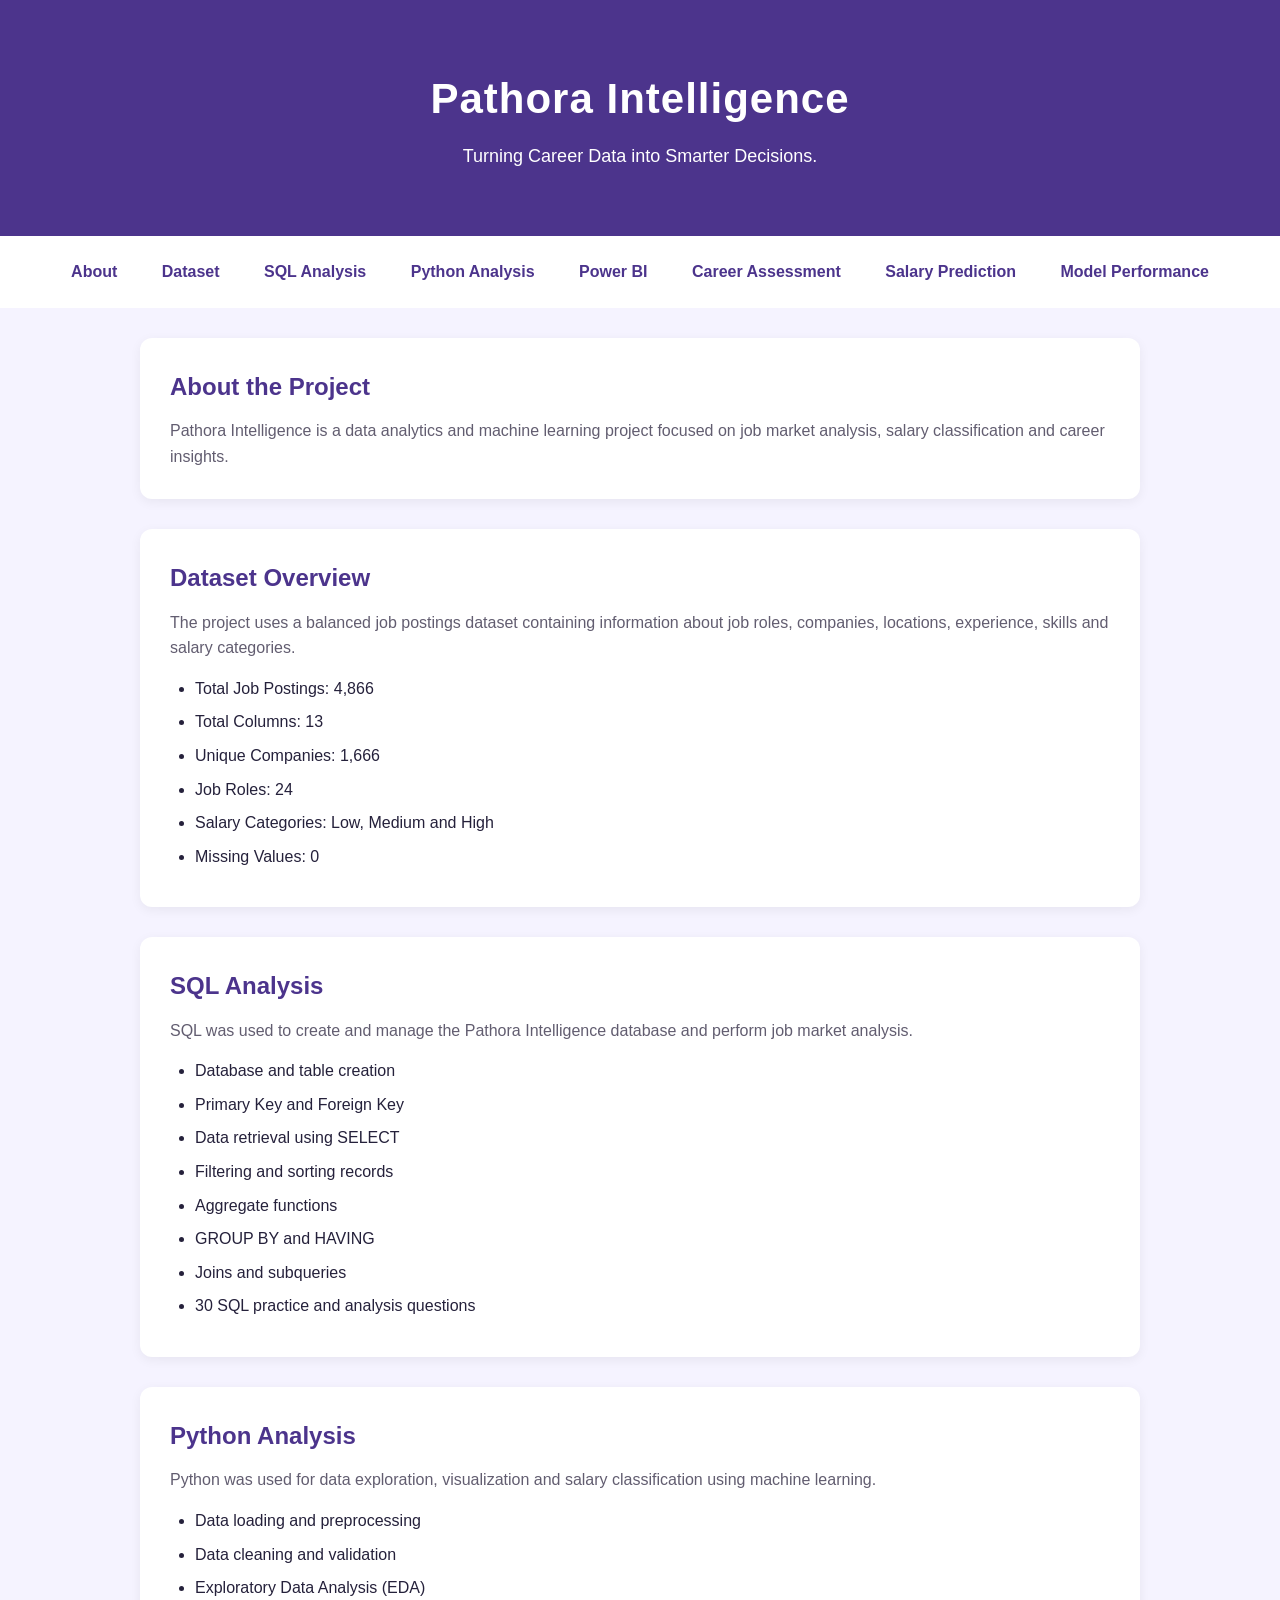
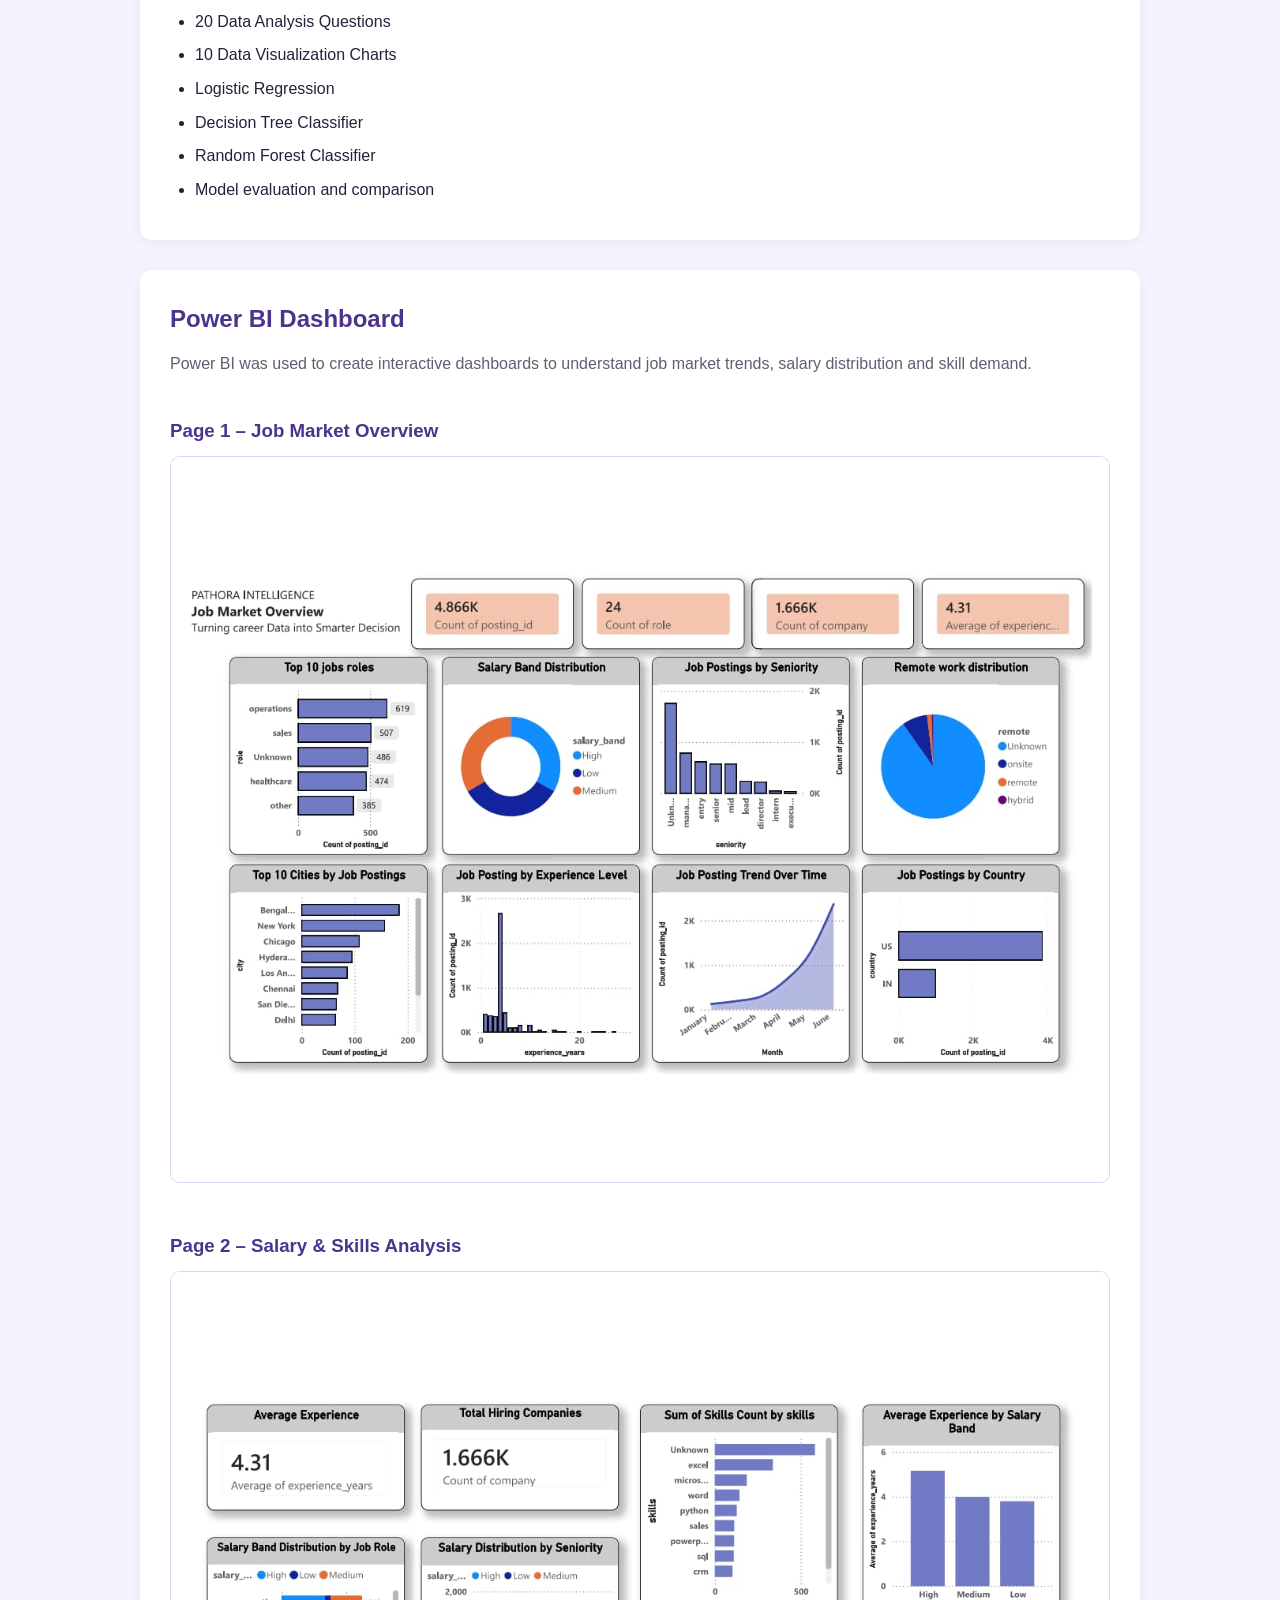
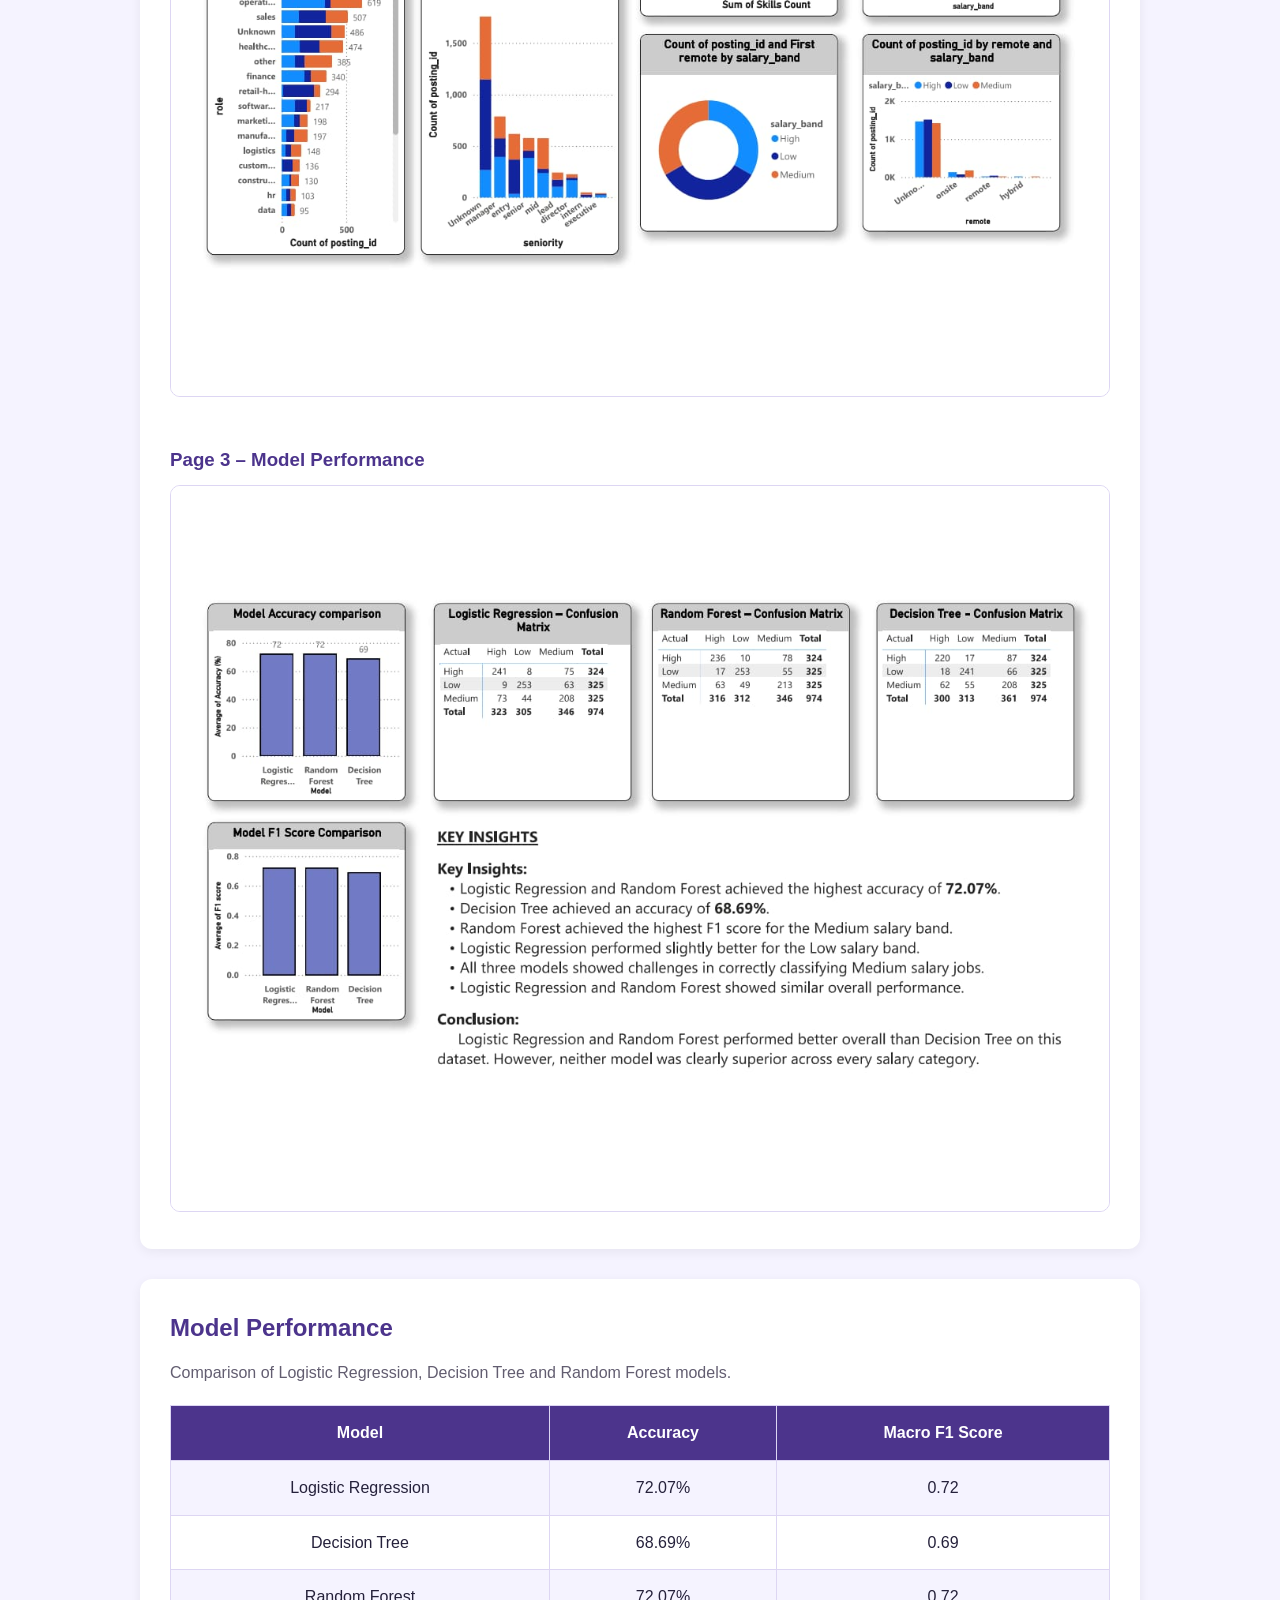
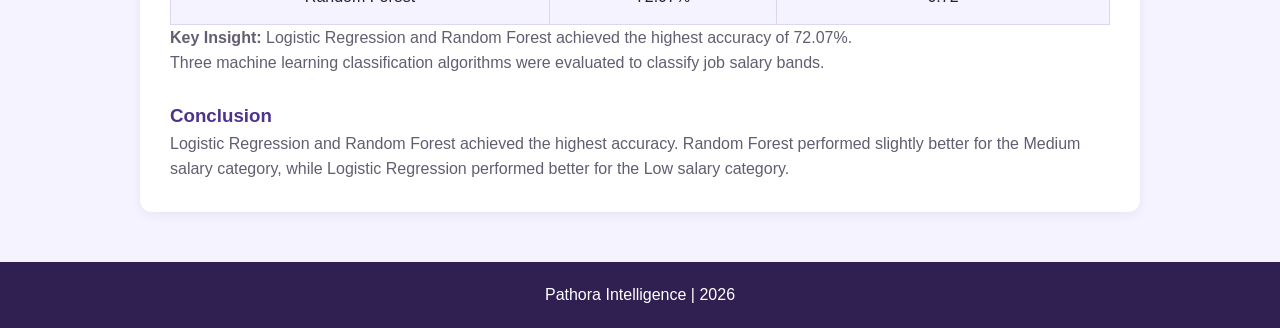
<file: 04_WEBSITE/index.html>
<!DOCTYPE html>
<html lang="en">
<head>
    <meta charset="UTF-8">
    <meta name="viewport" content="width=device-width, initial-scale=1.0">
    <title>Pathora Intelligence</title>
    <link rel="stylesheet" href="style.css">
</head>

<body>

    <header>
    <h1>Pathora Intelligence</h1>
    <p>Turning Career Data into Smarter Decisions.</p>
</header>

<nav>
    <a href="#about">About</a>
    <a href="#dataset">Dataset</a>
    <a href="#sql">SQL Analysis</a>
    <a href="#python">Python Analysis</a>
    <a href="#dashboard">Power BI</a>
    <a href="career-assessment.html">Career Assessment</a>
    <a href="salary-prediction.html">Salary Prediction</a>
    <a href="#models">Model Performance</a>
</nav>

<section id="about">
    <h2>About the Project</h2>
    <p>
        Pathora Intelligence is a data analytics and machine learning
        project focused on job market analysis, salary classification
        and career insights.
    </p>
</section>

<section id="dataset">
    <h2>Dataset Overview</h2>

    <p>
        The project uses a balanced job postings dataset
        containing information about job roles, companies,
        locations, experience, skills and salary categories.
    </p>

    <ul>
        <li>Total Job Postings: 4,866</li>
        <li>Total Columns: 13</li>
        <li>Unique Companies: 1,666</li>
        <li>Job Roles: 24</li>
        <li>Salary Categories: Low, Medium and High</li>
        <li>Missing Values: 0</li>
    </ul>
</section>

<section id="sql">
    <h2>SQL Analysis</h2>

    <p>
        SQL was used to create and manage the Pathora
        Intelligence database and perform job market analysis.
    </p>

    <ul>
        <li>Database and table creation</li>
        <li>Primary Key and Foreign Key</li>
        <li>Data retrieval using SELECT</li>
        <li>Filtering and sorting records</li>
        <li>Aggregate functions</li>
        <li>GROUP BY and HAVING</li>
        <li>Joins and subqueries</li>
        <li>30 SQL practice and analysis questions</li>
    </ul>
</section>

<section id="python">
    <h2>Python Analysis</h2>

    <p>
        Python was used for data exploration, visualization
        and salary classification using machine learning.
    </p>

    <ul>
        <li>Data loading and preprocessing</li>
        <li>Data cleaning and validation</li>
        <li>Exploratory Data Analysis (EDA)</li>
        <li>20 Data Analysis Questions</li>
        <li>10 Data Visualization Charts</li>
        <li>Logistic Regression</li>
        <li>Decision Tree Classifier</li>
        <li>Random Forest Classifier</li>
        <li>Model evaluation and comparison</li>
    </ul>
</section>

<section id="dashboard">
    <h2>Power BI Dashboard</h2>

    <p>
        Power BI was used to create interactive dashboards
        to understand job market trends, salary distribution
        and skill demand.
    </p>

    <div class="dashboard-gallery">
        <div>
            <h3>Page 1 – Job Market Overview</h3>
            <img src="images/page1.png" alt="Job Market Overview Dashboard">
        </div>

        <div>
            <h3>Page 2 – Salary & Skills Analysis</h3>
            <img src="images/page2.png" alt="Salary and Skills Dashboard">
        </div>

        <div>
            <h3>Page 3 – Model Performance</h3>
            <img src="images/page3.png" alt="Model Performance Dashboard">
        </div>
    </div>
</section>

<section id="models">
    <h2>Model Performance</h2>

    <p>Comparison of Logistic Regression, Decision Tree and Random Forest models.</p>

<table>
    <tr>
        <th>Model</th>
        <th>Accuracy</th>
        <th>Macro F1 Score</th>
    </tr>
    <tr>
        <td>Logistic Regression</td>
        <td>72.07%</td>
        <td>0.72</td>
    </tr>
    <tr>
        <td>Decision Tree</td>
        <td>68.69%</td>
        <td>0.69</td>
    </tr>
    <tr>
        <td>Random Forest</td>
        <td>72.07%</td>
        <td>0.72</td>
    </tr>
</table>

<p><strong>Key Insight:</strong> Logistic Regression and Random Forest achieved the highest accuracy of 72.07%.</p>

    <p>
        Three machine learning classification algorithms
        were evaluated to classify job salary bands.
    </p>

    <h3>Conclusion</h3>
    <p>
        Logistic Regression and Random Forest achieved the
        highest accuracy. Random Forest performed slightly
        better for the Medium salary category, while Logistic
        Regression performed better for the Low salary category.
    </p>
</section>

<footer>
    <p>Pathora Intelligence | 2026</p>
</footer>
</body>
</html>
</file>
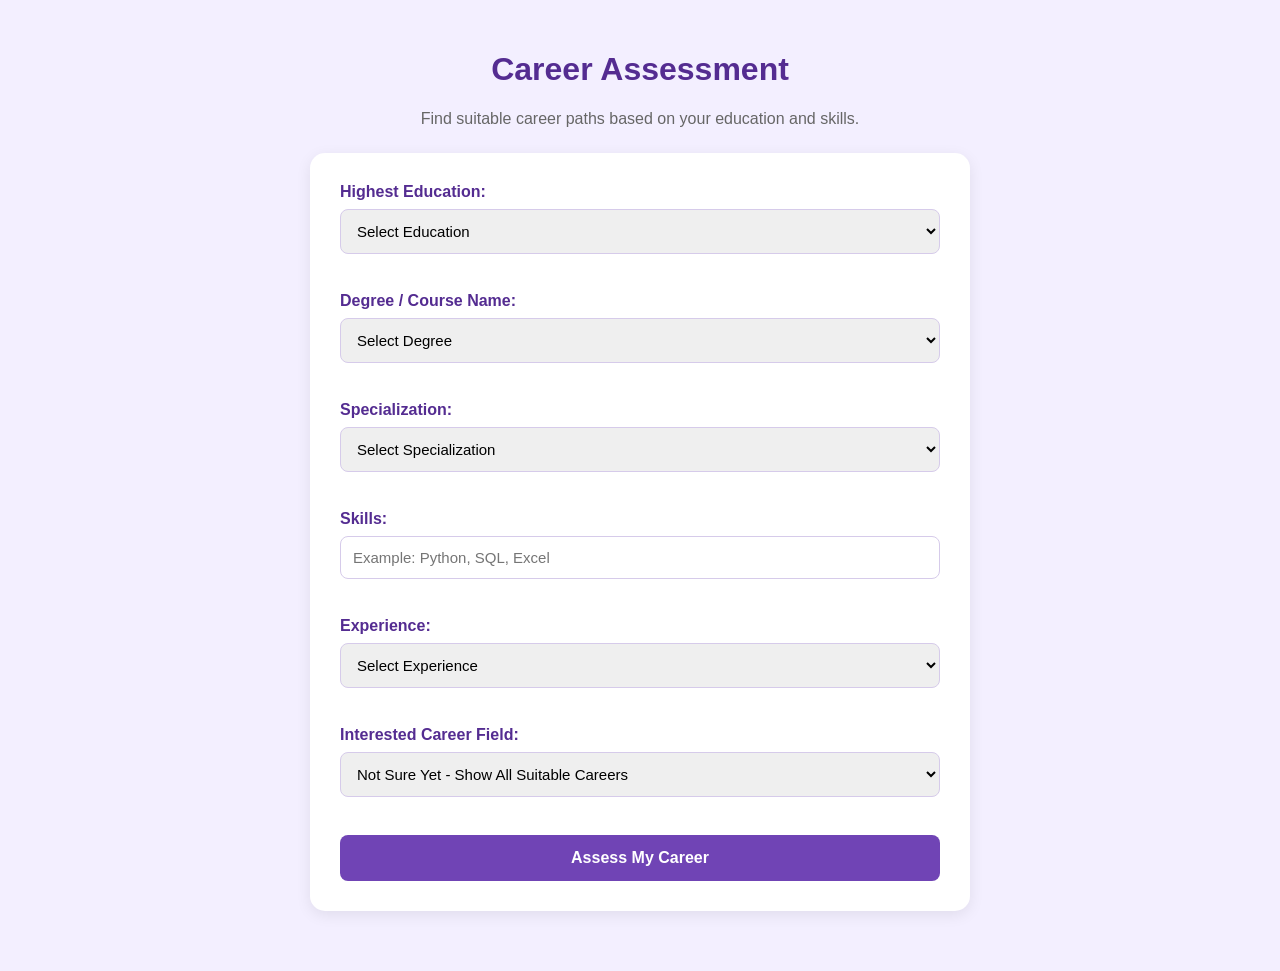
<file: 04_WEBSITE/career-assessment.html>
<!DOCTYPE html>
<html lang="en">
<head>
    <meta charset="UTF-8">
    <meta name="viewport" content="width=device-width, initial-scale=1.0">
    <title>Career Assessment | Pathora Intelligence</title>
    <link rel="stylesheet" href="career-assessment.css">
</head>
<body>

    <h1>Career Assessment</h1>
    <p>Find suitable career paths based on your education and skills.</p>

    <form id="careerForm">

    <label>Highest Education:</label>
    <select id="education" required>
        <option value="">Select Education</option>
        <option value="UG">Undergraduate Degree</option>
        <option value="PG">Postgraduate Degree</option>
        <option value="Diploma">Diploma</option>
        <option value="12th">12th Standard</option>
    </select>

    <br><br>

    <label>Degree / Course Name:</label>

<select id="degree" required>
    <option value="">Select Degree</option>
    <option value="B.Sc">B.Sc</option>
    <option value="B.Com">B.Com</option>
    <option value="BCA">BCA</option>
    <option value="BBA">BBA</option>
    <option value="BA">BA</option>
    <option value="BE/B.Tech">BE / B.Tech</option>
    <option value="B.Voc">B.Voc</option>
    <option value="M.Sc">M.Sc</option>
    <option value="MCA">MCA</option>
    <option value="MBA">MBA</option>
    <option value="Other">Other</option>
</select>

<br><br>

    <label>Specialization:</label>
<select id="specialization" required>
    <option value="">Select Specialization</option>
    <option value="Computer Science">Computer Science</option>
    <option value="Information Technology">Information Technology</option>
    <option value="Data Science">Data Science</option>
    <option value="Data Analytics">Data Analytics</option>
    <option value="BCA">Computer Applications (BCA)</option>
    <option value="Electronics">Electronics</option>
    <option value="Electrical Engineering">Electrical Engineering</option>
    <option value="Mechanical Engineering">Mechanical Engineering</option>
    <option value="Civil Engineering">Civil Engineering</option>
    <option value="BBA/MBA">Business Administration (BBA/MBA)</option>
    <option value="B.Com">Commerce (B.Com)</option>
    <option value="Mathematics">Mathematics</option>
    <option value="Other">Other</option>
</select>

<br><br>

    <label>Skills:</label>
    <input type="text" id="skills"
           placeholder="Example: Python, SQL, Excel" required>

    <br><br>

    <label>Experience:</label>
    <select id="experience" required>
        <option value="">Select Experience</option>
        <option value="Fresher">Fresher</option>
        <option value="1-2 years">1-2 Years</option>
        <option value="3-5 years">3-5 Years</option>
        <option value="5+ years">Above 5 Years</option>
    </select>

    <br><br>

    <label>Interested Career Field:</label>
    <select id="interest">
        <option value="">Not Sure Yet - Show All Suitable Careers</option>
        <option value="Data Analytics">Data Analytics</option>
        <option value="Software Development">Software Development</option>
        <option value="Web Development">Web Development</option>
        <option value="Digital Marketing">Digital Marketing</option>
    </select>

    <br><br>

    <button type="submit">Assess My Career</button>

</form>

<div id="result"></div>

<script>
document.getElementById("careerForm").addEventListener("submit", function(event) {
    event.preventDefault();

    let education = document.getElementById("education").value;
    let degree = document.getElementById("degree").value;
    let specialization = document.getElementById("specialization").value;
    let skillsInput = document.getElementById("skills").value;
    let experience = document.getElementById("experience").value;
    let interest = document.getElementById("interest").value;

    let skills = skillsInput.toLowerCase().split(",").map(skill => skill.trim());

    let careers = {
    "Data Analytics": {
        "Data Analyst": ["excel", "sql", "python", "power bi", "tableau"],
        "BI Analyst": ["excel", "sql", "power bi", "tableau"],
        "MIS Executive": ["excel", "sql", "reporting"],
        "Reporting Analyst": ["excel", "sql", "power bi"],
        "Business Analyst": ["excel", "sql", "communication"],
        "SQL Analyst": ["sql", "database", "excel"],
        "Junior Data Scientist": ["python", "sql", "statistics", "machine learning"],
        "Data Engineer": ["python", "sql", "database", "etl"]
    },

    "Software Development": {
        "Python Developer": ["python", "programming", "django"],
        "Java Developer": ["java", "programming", "oops"],
        "Software Tester": ["testing", "manual testing", "selenium"]
    },

    "Web Development": {
        "Frontend Developer": ["html", "css", "javascript"],
        "Backend Developer": ["python", "javascript", "sql"],
        "Full Stack Developer": ["html", "css", "javascript", "python"]
    },

    "Digital Marketing": {
        "SEO Analyst": ["seo", "keyword research", "google analytics"],
        "Digital Marketing Executive": ["seo", "content marketing", "social media"],
        "Social Media Executive": ["social media", "content creation", "analytics"]
    }
};

let specializationFields = {
    "Computer Science": [
        "Data Analytics",
        "Software Development",
        "Web Development"
    ],

    "Information Technology": [
        "Data Analytics",
        "Software Development",
        "Web Development"
    ],

    "Data Science": [
        "Data Analytics"
    ],

    "Data Analytics": [
        "Data Analytics"
    ],

    "BCA": [
        "Software Development",
        "Web Development",
        "Data Analytics"
    ],

    "Electronics": [
        "Software Development"
    ],

    "Electrical Engineering": [
        "Software Development"
    ],

    "Mechanical Engineering": [
        "Data Analytics"
    ],

    "Civil Engineering": [
        "Data Analytics"
    ],

    "BBA/MBA": [
        "Data Analytics",
        "Digital Marketing"
    ],

    "B.Com": [
        "Data Analytics",
        "Digital Marketing"
    ],

    "Mathematics": [
        "Data Analytics"
    ]
};

    let results = [];

let matchedFields = specializationFields[specialization] || [];

// If the user selects an interested field, filter by that field
if (interest !== "") {
    matchedFields = matchedFields.includes(interest)
        ? [interest]
        : [];
}

for (let field of matchedFields) {

    let selectedCareers = careers[field];

    for (let role in selectedCareers) {

        let requiredSkills = selectedCareers[role];

        let matchedSkills = requiredSkills.filter(skill =>
            skills.includes(skill)
        );

        
            results.push({
                role: role,
                matched: matchedSkills,
                missing: requiredSkills.filter(skill =>
                    !skills.includes(skill)
                ),
                percentage: Math.round(
                    (matchedSkills.length / requiredSkills.length) * 100
                )
            });
        
    }
}

    let output = document.getElementById("result");

    if (results.length === 0) {
        output.innerHTML = "<h2>No matching roles found</h2><p>Try entering more skills.</p>";
        return;
    }

    output.innerHTML = "<h2>Career Assessment Results</h2>";

    results.sort((a, b) => b.percentage - a.percentage);

    results.forEach(item => {

    let readiness = "";

    if (item.percentage >= 80) {
        readiness = "Strong Skill Match";
    } 
    else if (item.percentage >= 50) {
        readiness = "Developing Skills";
    } 
    else {
        readiness = "Needs More Learning";
    }

    output.innerHTML += `
        <div class="career-result">

            <h3>${item.role}</h3>

            <p><strong>Skill Match:</strong> ${item.percentage}%</p>

            <p><strong>Career Readiness:</strong> ${readiness}</p>

            <p><strong>Matching Skills:</strong>
                ${item.matched.length > 0
                    ? item.matched.join(", ")
                    : "No matching skills yet"}
            </p>

            <p><strong>Missing Skills:</strong>
                ${item.missing.length > 0
                    ? item.missing.join(", ")
                    : "No missing skills"}
            </p>

            <p><strong>Recommended Skills to Learn:</strong>
                ${item.missing.length > 0
                    ? item.missing.join(", ")
                    : "Keep improving your skills"}
            </p>

            <hr>

        </div>
    `;
});

    output.innerHTML += "<p><small>These are preliminary skill matches, not guaranteed job recommendations.</small></p>";
});
</script>

</body>
</html>
</file>
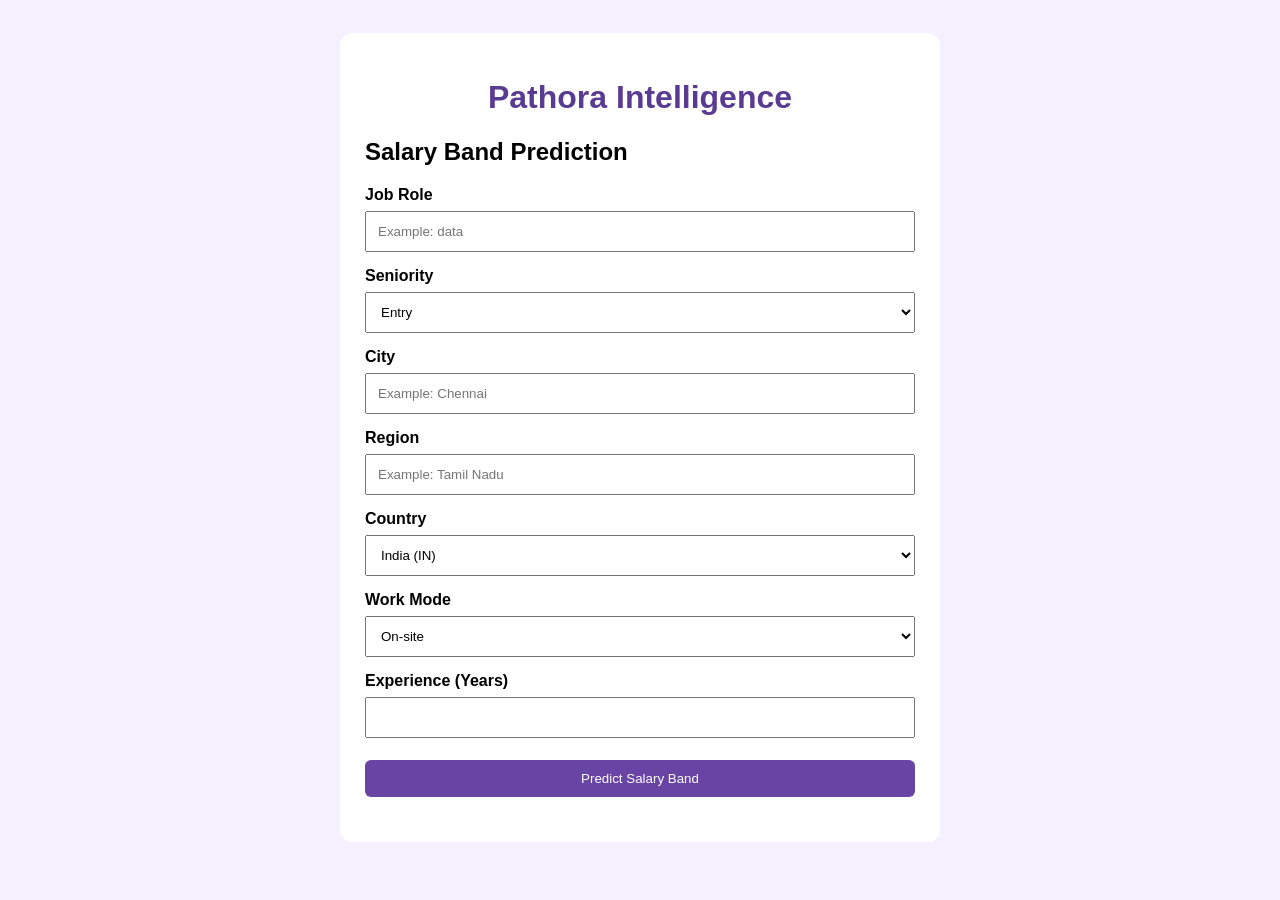
<file: 04_WEBSITE/salary-prediction.html>
<!DOCTYPE html>
<html lang="en">
<head>
    <meta charset="UTF-8">
    <meta name="viewport" content="width=device-width, initial-scale=1.0">
    <title>Pathora Salary Prediction</title>
    <style>
        body {
            font-family: Arial, sans-serif;
            background: #f4f0ff;
            padding: 25px;
        }

        .container {
            max-width: 550px;
            margin: auto;
            background: white;
            padding: 25px;
            border-radius: 12px;
        }

        h1 {
            text-align: center;
            color: #593b91;
        }

        label {
            display: block;
            margin-top: 15px;
            font-weight: bold;
        }

        input, select, button {
            width: 100%;
            padding: 11px;
            margin-top: 7px;
            box-sizing: border-box;
        }

        button {
            background: #6845a5;
            color: white;
            border: none;
            border-radius: 6px;
            margin-top: 22px;
            cursor: pointer;
        }

        #result {
            text-align: center;
            margin-top: 20px;
            font-size: 20px;
            font-weight: bold;
        }
    </style>
</head>

<body>

<div class="container">

    <h1>Pathora Intelligence</h1>
    <h2>Salary Band Prediction</h2>

    <form id="predictionForm">

        <label>Job Role</label>
        <input type="text" id="role" placeholder="Example: data" required>

        <label>Seniority</label>
        <select id="seniority" required>
            <option value="entry">Entry</option>
            <option value="intern">Intern</option>
            <option value="mid">Mid</option>
            <option value="senior">Senior</option>
            <option value="lead">Lead</option>
            <option value="manager">Manager</option>
            <option value="executive">Executive</option>
            <option value="director">Director</option>
            <option value="Unknown">Unknown</option>
        </select>

        <label>City</label>
        <input type="text" id="city" placeholder="Example: Chennai" required>

        <label>Region</label>
        <input type="text" id="region" placeholder="Example: Tamil Nadu" required>

        <label>Country</label>
        <select id="country" required>
            <option value="IN">India (IN)</option>
            <option value="US">United States (US)</option>
        </select>

        <label>Work Mode</label>
        <select id="remote" required>
            <option value="onsite">On-site</option>
            <option value="remote">Remote</option>
            <option value="hybrid">Hybrid</option>
            <option value="Unknown">Unknown</option>
        </select>

        <label>Experience (Years)</label>
        <input type="number" id="experience_years"
               min="0" step="0.1" required>

        <button type="submit">Predict Salary Band</button>

    </form>

    <div id="result"></div>

</div>

<script>
document.getElementById("predictionForm").addEventListener("submit", async function(event) {

    event.preventDefault();

    const data = {
        role: document.getElementById("role").value.trim(),
        seniority: document.getElementById("seniority").value,
        city: document.getElementById("city").value.trim(),
        region: document.getElementById("region").value.trim(),
        country: document.getElementById("country").value,
        remote: document.getElementById("remote").value,
        experience_years: document.getElementById("experience_years").value
    };

    const result = document.getElementById("result");
    result.textContent = "Predicting...";

    try {
        const response = await fetch("/predict", {
            method: "POST",
            headers: {
                "Content-Type": "application/json"
            },
            body: JSON.stringify(data)
        });

        const output = await response.json();

        if (!response.ok) {
            throw new Error(output.error || "Prediction failed");
        }

        result.textContent = "Predicted Salary Band: " + output.prediction;

    } catch (error) {
        result.textContent = "Error: " + error.message;
    }

});
</script>

</body>
</html>
</file>
<file: 04_WEBSITE/style.css>
* {
    margin: 0;
    padding: 0;
    box-sizing: border-box;
}

html {
    scroll-behavior: smooth;
}

body {
    font-family: Arial, sans-serif;
    background-color: #f5f3ff;
    color: #25213b;
    line-height: 1.6;
}

header {
    background: #4c348c;
    color: white;
    text-align: center;
    padding: 65px 20px;
}

header h1 {
    font-size: 42px;
    margin-bottom: 10px;
}

header p {
    font-size: 18px;
}

nav {
    background: white;
    padding: 18px;
    text-align: center;
    position: sticky;
    top: 0;
}

nav a {
    text-decoration: none;
    color: #4c348c;
    margin: 0 15px;
    font-weight: bold;
}

nav a:hover {
    color: #9b70d6;
}

section {
    background: white;
    margin: 30px auto;
    padding: 30px;
    max-width: 1000px;
    border-radius: 12px;
    box-shadow: 0 3px 12px rgba(0, 0, 0, 0.06);
}

section h2 {
    color: #4c348c;
    margin-bottom: 12px;
}

footer {
    background: #302052;
    color: white;
    text-align: center;
    padding: 20px;
}

section {
    transition: transform 0.3s ease;
}

section:hover {
    transform: translateY(-5px);
}

section p {
    color: #625d70;
    font-size: 16px;
}

nav a {
    display: inline-block;
    padding: 5px;
}

header h1 {
    letter-spacing: 1px;
}

footer {
    margin-top: 50px;
}

.dashboard-gallery {
    display: grid;
    grid-template-columns: 1fr;
    gap: 25px;
    margin-top: 25px;
}

.dashboard-gallery img {
    width: 100%;
    height: auto;
    border-radius: 10px;
    border: 1px solid #ddd6f3;
    margin-top: 10px;
}

.dashboard-gallery h3 {
    color: #4c348c;
    margin-top: 15px;
}

ul {
    padding-left: 25px;
    margin-top: 15px;
}

li {
    margin-bottom: 8px;
}

table {
    width: 100%;
    border-collapse: collapse;
    margin-top: 20px;
    background: white;
}

th, td {
    padding: 14px;
    text-align: center;
    border: 1px solid #ddd6f3;
}

th {
    background-color: #4c348c;
    color: white;
}

tr:nth-child(even) {
    background-color: #f5f3ff;
}

h3 {
    color: #4c348c;
    margin-top: 25px;
}
</file>
<file: 04_WEBSITE/career-assessment.css>
/* Main Page */
body {
    font-family: Arial, sans-serif;
    background: #f3efff;
    margin: 0;
    padding: 30px;
    color: #333;
}

/* Main Heading */
h1, h2 {
    color: #542c91;
    text-align: center;
}

/* Description */
p {
    text-align: center;
    color: #666;
}

/* Form Container */
form {
    background: white;
    max-width: 600px;
    margin: 25px auto;
    padding: 30px;
    border-radius: 15px;
    box-shadow: 0 4px 15px rgba(0, 0, 0, 0.08);
}

/* Labels */
label {
    display: block;
    margin-bottom: 8px;
    font-weight: bold;
    color: #542c91;
}

/* Input Fields */
input, select {
    width: 100%;
    padding: 12px;
    margin-bottom: 20px;
    border: 1px solid #d6cbea;
    border-radius: 8px;
    box-sizing: border-box;
    font-size: 15px;
}

/* Button */
button {
    width: 100%;
    padding: 14px;
    background: #7044b5;
    color: white;
    border: none;
    border-radius: 8px;
    font-size: 16px;
    font-weight: bold;
    cursor: pointer;
}

button:hover {
    background: #542c91;
}

/* Results */
#result {
    max-width: 650px;
    margin: 30px auto;
}

/* Individual Career Cards */
.career-result {
    background: white;
    padding: 20px;
    margin-bottom: 18px;
    border-radius: 12px;
    border-left: 5px solid #7044b5;
    box-shadow: 0 3px 10px rgba(0, 0, 0, 0.06);
}

.career-result h3 {
    color: #542c91;
}

/* Mobile View */
@media (max-width: 600px) {
    body {
        padding: 15px;
    }

    form {
        padding: 20px;
    }
}
</file>
